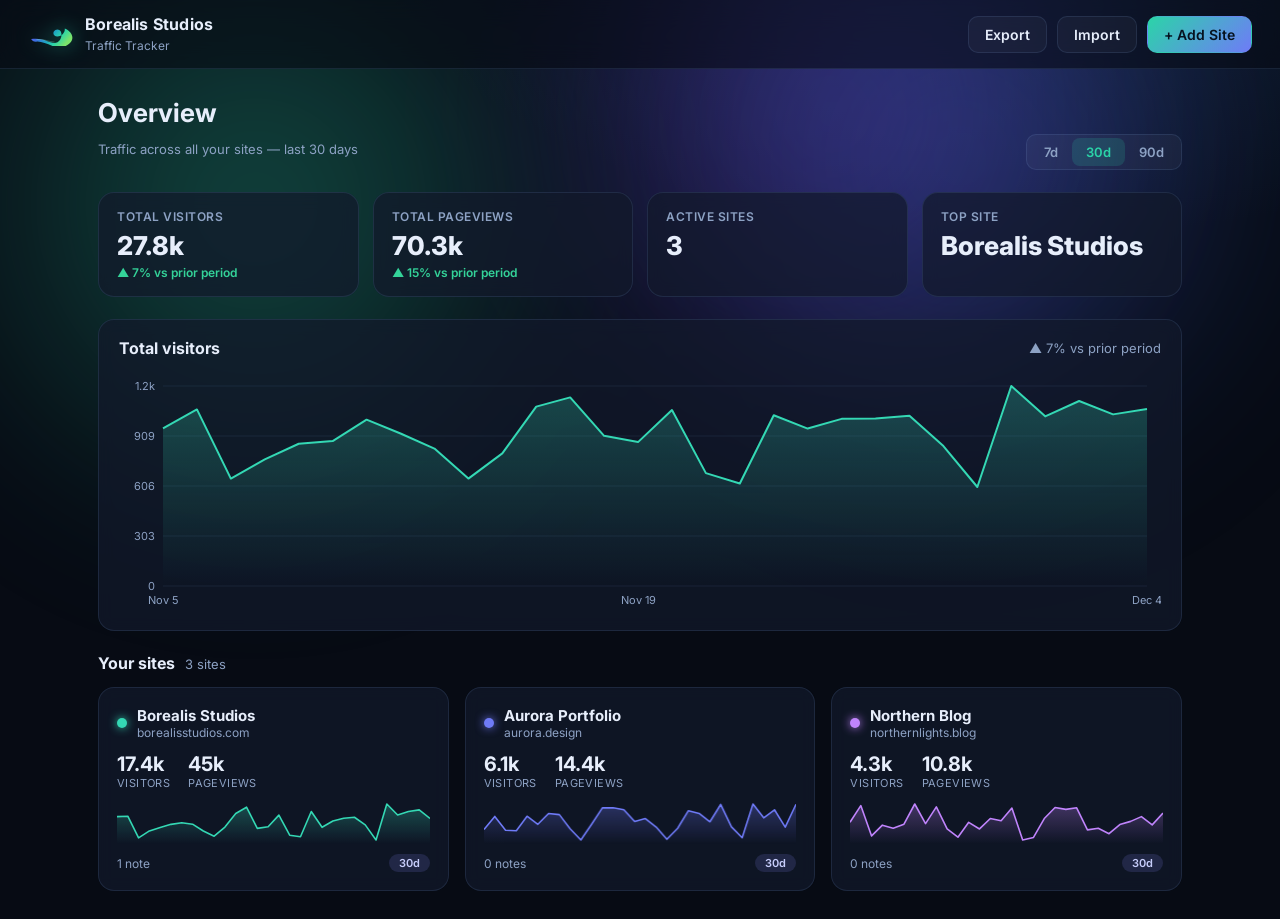
<file: index.html>
<!DOCTYPE html>
<html lang="en">
<head>
  <meta charset="UTF-8" />
  <meta name="viewport" content="width=device-width, initial-scale=1.0" />
  <title>Borealis Studio — Traffic Tracker</title>
  <meta name="description" content="Track traffic across all your websites and keep notes on every project." />
  <link rel="preconnect" href="https://fonts.googleapis.com" />
  <link rel="preconnect" href="https://fonts.gstatic.com" crossorigin />
  <link href="https://fonts.googleapis.com/css2?family=Inter:wght@400;500;600;700;800&display=swap" rel="stylesheet" />
  <link rel="icon" href="data:image/svg+xml,%3Csvg xmlns='http://www.w3.org/2000/svg' viewBox='0 0 210 110'%3E%3Cpath fill='%232bd4a8' d='M14 78 C70 70 96 96 120 96 C150 96 158 60 150 44 C144 32 126 30 118 44 C112 54 120 66 134 66 C158 66 170 44 168 30 C200 44 212 70 196 92 C176 118 138 120 112 110 C84 100 60 88 38 90 C26 91 18 86 14 78 Z'/%3E%3C/svg%3E" />
  <link rel="stylesheet" href="styles.css" />
</head>
<body>
  <div class="aurora-bg" aria-hidden="true">
    <span class="aurora a1"></span>
    <span class="aurora a2"></span>
    <span class="aurora a3"></span>
  </div>

  <header class="topbar">
    <div class="brand" id="brandHome" role="button" tabindex="0">
      <svg class="brand-mark" viewBox="0 0 210 110" aria-hidden="true">
        <defs>
          <linearGradient id="hWave" x1="0" y1="0" x2="1" y2="0.4">
            <stop offset="0" stop-color="#7c4dff"/>
            <stop offset="0.32" stop-color="#3b6fe0"/>
            <stop offset="0.55" stop-color="#1ea3c4"/>
            <stop offset="0.75" stop-color="#2bd4a8"/>
            <stop offset="1" stop-color="#7be36b"/>
          </linearGradient>
        </defs>
        <path fill="url(#hWave)" d="M14 78 C70 70 96 96 120 96 C150 96 158 60 150 44 C144 32 126 30 118 44 C112 54 120 66 134 66 C158 66 170 44 168 30 C200 44 212 70 196 92 C176 118 138 120 112 110 C84 100 60 88 38 90 C26 91 18 86 14 78 Z"/>
        <path fill="none" stroke="#a7f3d0" stroke-width="2.4" stroke-opacity="0.5" stroke-linecap="round" d="M40 80 C72 76 96 92 120 92"/>
      </svg>
      <div class="brand-text">
        <strong>Borealis Studios</strong>
        <small>Traffic Tracker</small>
      </div>
    </div>
    <nav class="topbar-actions">
      <button class="btn ghost" id="exportBtn" title="Export all data as JSON">Export</button>
      <button class="btn ghost" id="importBtn" title="Import data from JSON">Import</button>
      <input type="file" id="importFile" accept="application/json" hidden />
      <button class="btn primary" id="addProjectBtn">+ Add Site</button>
    </nav>
  </header>

  <main id="app">
    <!-- Dashboard view -->
    <section id="dashboardView" class="view">
      <div class="page-head">
        <div>
          <h1>Overview</h1>
          <p class="muted">Traffic across all your sites — last 30 days</p>
        </div>
        <div class="range-toggle" id="globalRange" role="tablist">
          <button data-days="7">7d</button>
          <button data-days="30" class="active">30d</button>
          <button data-days="90">90d</button>
        </div>
      </div>

      <div class="stat-grid" id="statGrid"></div>

      <div class="panel chart-panel">
        <div class="panel-head">
          <h2>Total visitors</h2>
          <span class="muted" id="trendChip"></span>
        </div>
        <canvas id="overviewChart" height="240"></canvas>
      </div>

      <div class="section-head">
        <h2>Your sites</h2>
        <span class="muted" id="projectCount"></span>
      </div>
      <div class="project-grid" id="projectGrid"></div>
      <div class="empty-state" id="emptyState" hidden>
        <svg class="empty-mark" viewBox="0 0 210 110" aria-hidden="true">
          <defs>
            <linearGradient id="eWave" x1="0" y1="0" x2="1" y2="0.4">
              <stop offset="0" stop-color="#7c4dff"/>
              <stop offset="0.32" stop-color="#3b6fe0"/>
              <stop offset="0.55" stop-color="#1ea3c4"/>
              <stop offset="0.75" stop-color="#2bd4a8"/>
              <stop offset="1" stop-color="#7be36b"/>
            </linearGradient>
          </defs>
          <path fill="url(#eWave)" d="M14 78 C70 70 96 96 120 96 C150 96 158 60 150 44 C144 32 126 30 118 44 C112 54 120 66 134 66 C158 66 170 44 168 30 C200 44 212 70 196 92 C176 118 138 120 112 110 C84 100 60 88 38 90 C26 91 18 86 14 78 Z"/>
        </svg>
        <h3>No sites yet</h3>
        <p class="muted">Add your first website to start tracking traffic and notes.</p>
        <button class="btn primary" id="emptyAddBtn">+ Add your first site</button>
      </div>
    </section>

    <!-- Project detail view -->
    <section id="detailView" class="view" hidden>
      <button class="back-link" id="backBtn">← Back to overview</button>

      <div class="detail-head">
        <div class="detail-title">
          <span class="dot" id="detailDot"></span>
          <div>
            <h1 id="detailName"></h1>
            <a id="detailDomain" class="muted" target="_blank" rel="noopener"></a>
          </div>
        </div>
        <div class="detail-actions">
          <div class="range-toggle" id="detailRange" role="tablist">
            <button data-days="7">7d</button>
            <button data-days="30" class="active">30d</button>
            <button data-days="90">90d</button>
          </div>
          <button class="btn ghost" id="snippetBtn">Tracking snippet</button>
          <button class="btn ghost danger" id="deleteProjectBtn">Delete</button>
        </div>
      </div>

      <div class="stat-grid" id="detailStats"></div>

      <div class="panel chart-panel">
        <div class="panel-head">
          <h2>Visitors &amp; pageviews</h2>
          <div class="legend">
            <span class="legend-item"><i class="sw sw-visitors"></i>Visitors</span>
            <span class="legend-item"><i class="sw sw-views"></i>Pageviews</span>
          </div>
        </div>
        <canvas id="detailChart" height="260"></canvas>
      </div>

      <div class="detail-columns">
        <div class="panel">
          <div class="panel-head">
            <h2>Notes</h2>
            <span class="muted" id="notesCount"></span>
          </div>
          <form id="noteForm" class="note-form">
            <textarea id="noteInput" placeholder="Add a note about this project… (ideas, todos, campaign results)" rows="3"></textarea>
            <div class="note-form-actions">
              <button type="submit" class="btn primary">Add note</button>
            </div>
          </form>
          <ul class="note-list" id="noteList"></ul>
        </div>

        <div class="panel">
          <div class="panel-head"><h2>Top pages</h2></div>
          <ul class="toppages" id="topPages"></ul>
        </div>
      </div>
    </section>
  </main>

  <!-- Add project modal -->
  <div class="modal-backdrop" id="modalBackdrop" hidden>
    <div class="modal" role="dialog" aria-modal="true" aria-labelledby="modalTitle">
      <h2 id="modalTitle">Add a site</h2>
      <form id="projectForm">
        <label>Site name
          <input id="pName" type="text" placeholder="My Portfolio" required />
        </label>
        <label>Domain
          <input id="pDomain" type="text" placeholder="example.com" required />
        </label>
        <label>Accent color
          <input id="pColor" type="color" value="#5eead4" />
        </label>
        <label class="check">
          <input id="pSeed" type="checkbox" checked />
          <span>Seed with sample traffic so I can see how it looks</span>
        </label>
        <div class="modal-actions">
          <button type="button" class="btn ghost" id="cancelModal">Cancel</button>
          <button type="submit" class="btn primary">Add site</button>
        </div>
      </form>
    </div>
  </div>

  <!-- Snippet modal -->
  <div class="modal-backdrop" id="snippetBackdrop" hidden>
    <div class="modal" role="dialog" aria-modal="true">
      <h2>Tracking snippet</h2>
      <p class="muted">Paste this just before <code>&lt;/body&gt;</code> on your site to record real pageviews into this dashboard.</p>
      <pre class="snippet" id="snippetCode"></pre>
      <div class="modal-actions">
        <button type="button" class="btn ghost" id="closeSnippet">Close</button>
        <button type="button" class="btn primary" id="copySnippet">Copy snippet</button>
      </div>
    </div>
  </div>

  <div class="toast" id="toast" hidden></div>

  <script src="app.js"></script>
</body>
</html>
</file>
<file: styles.css>
:root {
  --bg: #070b14;
  --bg-2: #0b1120;
  --panel: rgba(18, 26, 44, 0.72);
  --panel-solid: #111a2e;
  --border: rgba(120, 160, 220, 0.14);
  --text: #e7eefb;
  --muted: #8da2c4;
  --accent: #2bd4a8;
  --accent-2: #6f7bf7;
  --accent-3: #7c4dff;
  --danger: #fb7185;
  --good: #34d399;
  --shadow: 0 18px 50px rgba(0, 0, 0, 0.45);
  --radius: 16px;
}

* { box-sizing: border-box; }
[hidden] { display: none !important; }

html, body { margin: 0; padding: 0; }

body {
  font-family: "Inter", system-ui, -apple-system, sans-serif;
  background: radial-gradient(1200px 600px at 80% -10%, #102036 0%, var(--bg) 55%);
  color: var(--text);
  min-height: 100vh;
  overflow-x: hidden;
}

/* Aurora backdrop */
.aurora-bg { position: fixed; inset: 0; z-index: 0; overflow: hidden; pointer-events: none; }
.aurora {
  position: absolute;
  width: 60vw; height: 60vw;
  filter: blur(90px);
  opacity: 0.35;
  border-radius: 50%;
  animation: drift 22s ease-in-out infinite alternate;
}
.a1 { top: -20%; left: -10%; background: radial-gradient(circle, #2bd4a8, transparent 65%); }
.a2 { top: -25%; right: -5%; background: radial-gradient(circle, #3b6fe0, transparent 65%); animation-delay: -7s; }
.a3 { top: -30%; left: 35%; background: radial-gradient(circle, #7c4dff, transparent 65%); animation-delay: -13s; }
@keyframes drift {
  0% { transform: translate(0,0) scale(1); }
  100% { transform: translate(6%, 10%) scale(1.15); }
}

/* Topbar */
.topbar {
  position: sticky; top: 0; z-index: 20;
  display: flex; align-items: center; justify-content: space-between;
  padding: 14px 28px;
  background: rgba(7, 11, 20, 0.6);
  backdrop-filter: blur(14px);
  border-bottom: 1px solid var(--border);
}
.brand { display: flex; align-items: center; gap: 11px; cursor: pointer; user-select: none; }
.brand-mark {
  width: 46px; height: 24px; display: block; flex: none;
  filter: drop-shadow(0 0 10px rgba(43, 212, 168, 0.45));
}
.brand-text strong { display: block; font-size: 16px; letter-spacing: 0.2px; }
.brand-text small { color: var(--muted); font-size: 12px; }
.topbar-actions { display: flex; gap: 10px; align-items: center; }

/* Buttons */
.btn {
  font: inherit; font-weight: 600; font-size: 14px;
  border: 1px solid transparent; border-radius: 10px;
  padding: 9px 16px; cursor: pointer; color: var(--text);
  transition: transform .08s ease, background .2s ease, border-color .2s ease;
}
.btn:active { transform: translateY(1px); }
.btn.primary { background: linear-gradient(135deg, var(--accent), var(--accent-2)); color: #06121f; }
.btn.primary:hover { filter: brightness(1.07); }
.btn.ghost { background: rgba(255,255,255,0.04); border-color: var(--border); }
.btn.ghost:hover { background: rgba(255,255,255,0.08); }
.btn.danger { color: var(--danger); border-color: rgba(251,113,133,0.35); }
.btn.danger:hover { background: rgba(251,113,133,0.12); }

/* Layout */
main { position: relative; z-index: 1; max-width: 1140px; margin: 0 auto; padding: 28px; }
.view { animation: fade .25s ease; }
@keyframes fade { from { opacity: 0; transform: translateY(6px); } to { opacity: 1; transform: none; } }

.page-head { display: flex; align-items: flex-end; justify-content: space-between; margin-bottom: 22px; gap: 16px; flex-wrap: wrap; }
h1 { font-size: 26px; margin: 0 0 4px; }
h2 { font-size: 16px; margin: 0; }
.muted { color: var(--muted); font-size: 13px; }

/* Range toggle */
.range-toggle { display: inline-flex; background: rgba(255,255,255,0.04); border: 1px solid var(--border); border-radius: 10px; padding: 3px; }
.range-toggle button { font: inherit; font-weight: 600; font-size: 13px; color: var(--muted); background: transparent; border: 0; padding: 6px 14px; border-radius: 8px; cursor: pointer; }
.range-toggle button.active { background: rgba(43,212,168,0.16); color: var(--accent); }

/* Stat grid */
.stat-grid { display: grid; grid-template-columns: repeat(4, 1fr); gap: 14px; margin-bottom: 22px; }
.stat-card {
  background: var(--panel); border: 1px solid var(--border); border-radius: var(--radius);
  padding: 16px 18px; backdrop-filter: blur(8px);
}
.stat-card .label { color: var(--muted); font-size: 12px; font-weight: 600; text-transform: uppercase; letter-spacing: 0.5px; }
.stat-card .value { font-size: 26px; font-weight: 800; margin-top: 6px; }
.stat-card .delta { font-size: 12px; font-weight: 600; margin-top: 4px; }
.delta.up { color: var(--good); }
.delta.down { color: var(--danger); }

/* Panels */
.panel { background: var(--panel); border: 1px solid var(--border); border-radius: var(--radius); padding: 18px 20px; backdrop-filter: blur(8px); margin-bottom: 22px; }
.panel-head { display: flex; align-items: center; justify-content: space-between; margin-bottom: 14px; }
.chart-panel canvas { width: 100%; display: block; }

.legend { display: flex; gap: 14px; }
.legend-item { display: flex; align-items: center; gap: 6px; font-size: 12px; color: var(--muted); }
.sw { width: 12px; height: 4px; border-radius: 2px; display: inline-block; }
.sw-visitors { background: var(--accent); }
.sw-views { background: var(--accent-2); }

/* Section head */
.section-head { display: flex; align-items: baseline; gap: 10px; margin: 6px 0 14px; }

/* Project grid */
.project-grid { display: grid; grid-template-columns: repeat(auto-fill, minmax(280px, 1fr)); gap: 16px; }
.project-card {
  background: var(--panel); border: 1px solid var(--border); border-radius: var(--radius);
  padding: 18px; cursor: pointer; transition: transform .12s ease, border-color .2s ease;
  backdrop-filter: blur(8px); position: relative; overflow: hidden;
}
.project-card:hover { transform: translateY(-3px); border-color: rgba(120,160,220,0.3); }
.project-card .pc-head { display: flex; align-items: center; gap: 10px; margin-bottom: 12px; }
.project-card .dot { width: 10px; height: 10px; border-radius: 50%; flex: none; box-shadow: 0 0 10px currentColor; }
.project-card .pc-name { font-weight: 700; font-size: 15px; }
.project-card .pc-domain { color: var(--muted); font-size: 12px; }
.project-card .pc-stats { display: flex; gap: 18px; margin: 12px 0 10px; }
.project-card .pc-stats .n { font-size: 20px; font-weight: 700; }
.project-card .pc-stats .l { font-size: 11px; color: var(--muted); text-transform: uppercase; letter-spacing: 0.4px; }
.project-card .spark { width: 100%; height: 44px; display: block; }
.project-card .pc-foot { display: flex; justify-content: space-between; align-items: center; margin-top: 10px; font-size: 12px; color: var(--muted); }
.badge { background: rgba(129,140,248,0.16); color: #c7cdfb; border-radius: 20px; padding: 2px 10px; font-size: 11px; font-weight: 600; }

/* Empty state */
.empty-state { text-align: center; padding: 60px 20px; }
.empty-mark { width: 120px; height: 64px; display: block; margin: 0 auto 8px; filter: drop-shadow(0 0 16px rgba(43,212,168,0.4)); }
.empty-state h3 { margin: 6px 0; }
.empty-state .btn { margin-top: 16px; }

/* Detail view */
.back-link { background: none; border: 0; color: var(--muted); cursor: pointer; font: inherit; font-size: 13px; padding: 0; margin-bottom: 16px; }
.back-link:hover { color: var(--text); }
.detail-head { display: flex; justify-content: space-between; align-items: flex-start; gap: 16px; flex-wrap: wrap; margin-bottom: 22px; }
.detail-title { display: flex; gap: 12px; align-items: center; }
.detail-title .dot { width: 14px; height: 14px; border-radius: 50%; box-shadow: 0 0 12px currentColor; }
.detail-actions { display: flex; gap: 10px; align-items: center; flex-wrap: wrap; }
#detailDomain { text-decoration: none; }
#detailDomain:hover { color: var(--accent); }

.detail-columns { display: grid; grid-template-columns: 1.3fr 1fr; gap: 22px; align-items: start; }

/* Notes */
.note-form textarea {
  width: 100%; resize: vertical; font: inherit; font-size: 14px; color: var(--text);
  background: rgba(255,255,255,0.04); border: 1px solid var(--border); border-radius: 10px; padding: 12px;
}
.note-form textarea:focus { outline: none; border-color: var(--accent); }
.note-form-actions { display: flex; justify-content: flex-end; margin-top: 10px; }
.note-list { list-style: none; padding: 0; margin: 18px 0 0; display: flex; flex-direction: column; gap: 12px; }
.note-item { background: rgba(255,255,255,0.03); border: 1px solid var(--border); border-left: 3px solid var(--accent); border-radius: 10px; padding: 12px 14px; }
.note-item .note-text { white-space: pre-wrap; font-size: 14px; line-height: 1.5; }
.note-item .note-meta { display: flex; justify-content: space-between; align-items: center; margin-top: 8px; }
.note-item .note-date { font-size: 11px; color: var(--muted); }
.note-del { background: none; border: 0; color: var(--muted); cursor: pointer; font-size: 12px; }
.note-del:hover { color: var(--danger); }
.note-empty { color: var(--muted); font-size: 13px; padding: 8px 0; }

/* Top pages */
.toppages { list-style: none; padding: 0; margin: 0; display: flex; flex-direction: column; gap: 4px; }
.toppages li { display: flex; align-items: center; gap: 10px; padding: 8px 4px; border-bottom: 1px solid var(--border); }
.toppages li:last-child { border-bottom: 0; }
.toppages .path { font-size: 13px; flex: 1; overflow: hidden; text-overflow: ellipsis; white-space: nowrap; }
.toppages .bar { height: 6px; border-radius: 4px; background: linear-gradient(90deg, var(--accent), var(--accent-2)); }
.toppages .hits { font-size: 12px; color: var(--muted); width: 52px; text-align: right; }

/* Modal */
.modal-backdrop {
  position: fixed; inset: 0; z-index: 40; background: rgba(4, 8, 16, 0.66);
  backdrop-filter: blur(6px); display: flex; align-items: center; justify-content: center; padding: 20px;
}
.modal {
  width: 100%; max-width: 440px; background: var(--panel-solid); border: 1px solid var(--border);
  border-radius: 18px; padding: 24px; box-shadow: var(--shadow); animation: pop .2s ease;
}
@keyframes pop { from { transform: scale(.96); opacity: 0; } to { transform: none; opacity: 1; } }
.modal h2 { margin: 0 0 16px; font-size: 19px; }
.modal label { display: block; font-size: 13px; font-weight: 600; margin-bottom: 14px; color: var(--muted); }
.modal label input[type=text], .modal label input[type=color] {
  display: block; width: 100%; margin-top: 6px; font: inherit; color: var(--text);
  background: rgba(255,255,255,0.05); border: 1px solid var(--border); border-radius: 10px; padding: 10px 12px;
}
.modal label input[type=color] { height: 42px; padding: 4px; cursor: pointer; }
.modal label input:focus { outline: none; border-color: var(--accent); }
.modal label.check { display: flex; align-items: center; gap: 10px; font-weight: 500; color: var(--text); }
.modal label.check input { width: auto; }
.modal-actions { display: flex; justify-content: flex-end; gap: 10px; margin-top: 8px; }
.snippet { background: #060a12; border: 1px solid var(--border); border-radius: 10px; padding: 14px; font-size: 12px; overflow-x: auto; color: #aee9dd; white-space: pre-wrap; word-break: break-all; }

/* Toast */
.toast {
  position: fixed; bottom: 24px; left: 50%; transform: translateX(-50%);
  background: var(--panel-solid); border: 1px solid var(--border); border-radius: 12px;
  padding: 12px 20px; font-size: 14px; font-weight: 600; box-shadow: var(--shadow); z-index: 60;
  animation: toastIn .25s ease;
}
@keyframes toastIn { from { transform: translate(-50%, 12px); opacity: 0; } to { transform: translate(-50%,0); opacity: 1; } }

/* Responsive */
@media (max-width: 860px) {
  .stat-grid { grid-template-columns: repeat(2, 1fr); }
  .detail-columns { grid-template-columns: 1fr; }
}
@media (max-width: 540px) {
  main { padding: 18px; }
  .topbar { padding: 12px 16px; }
  .brand-text small { display: none; }
}
</file>
